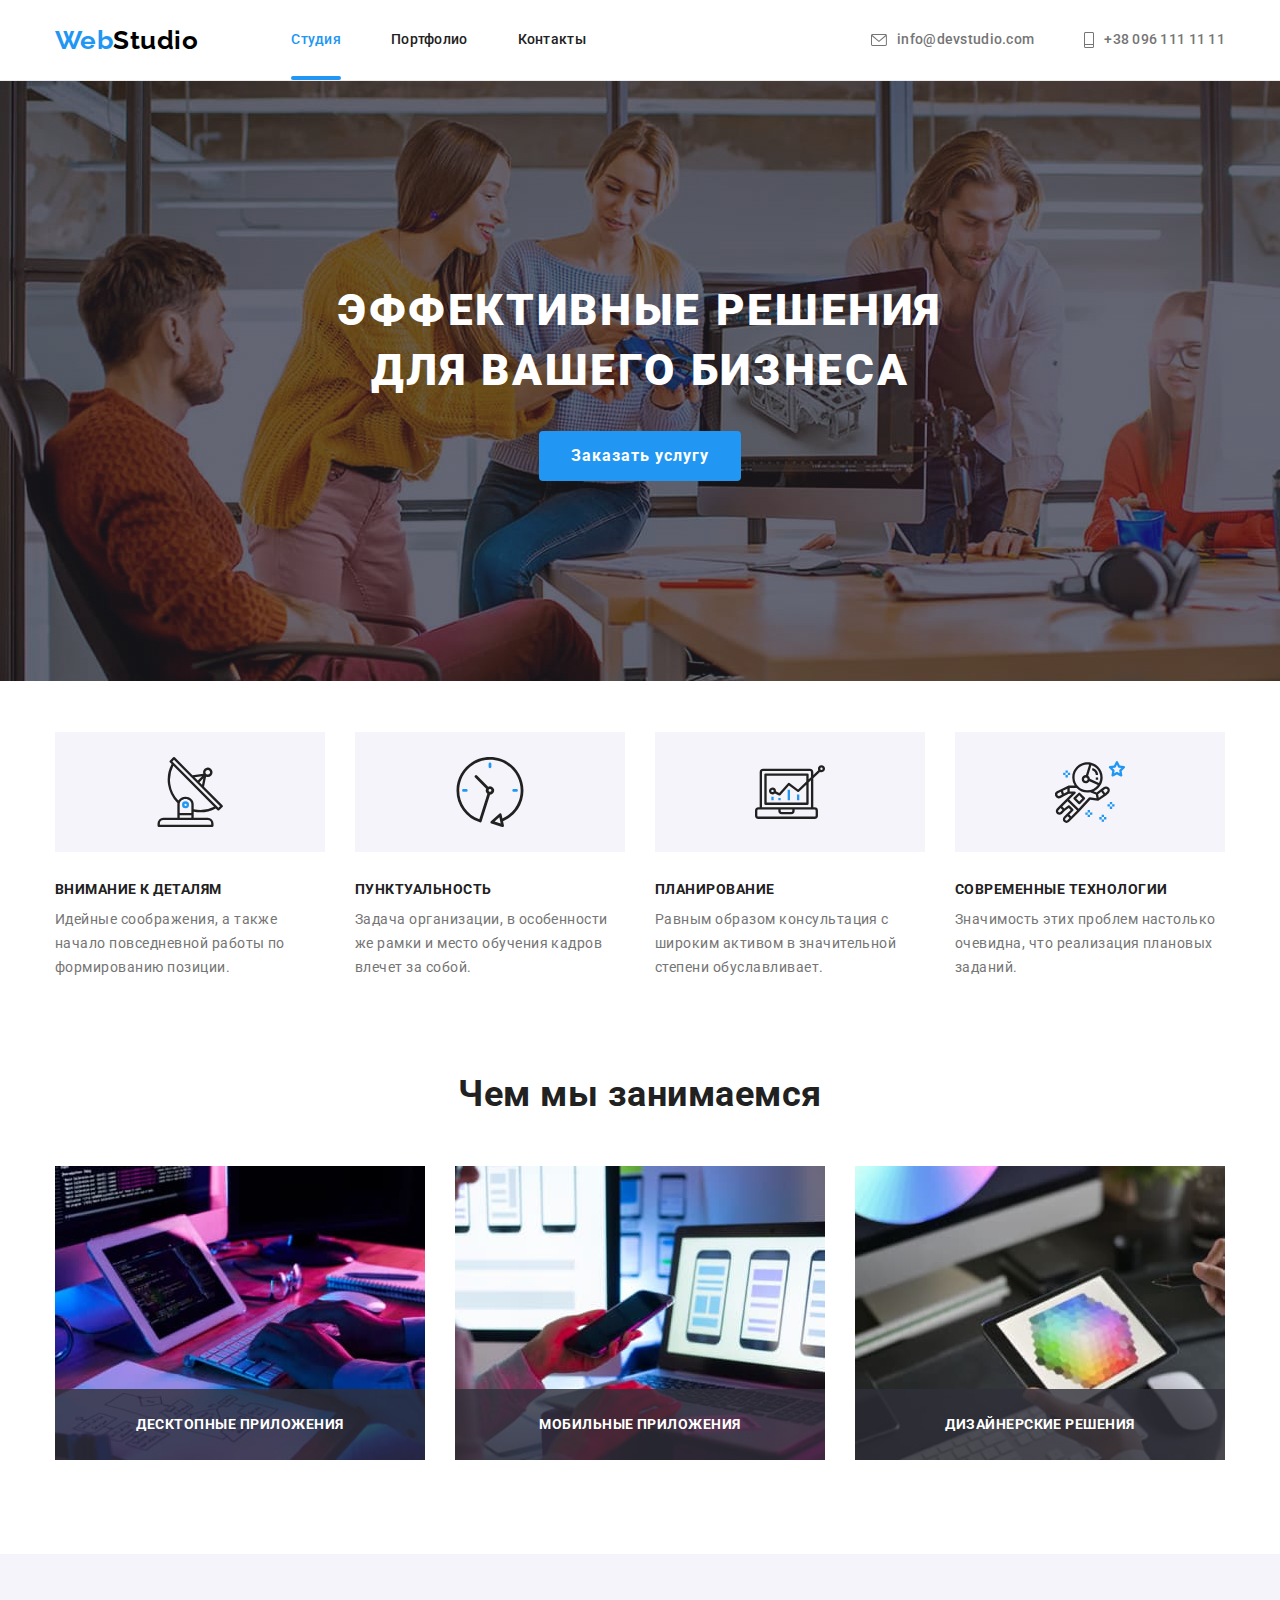
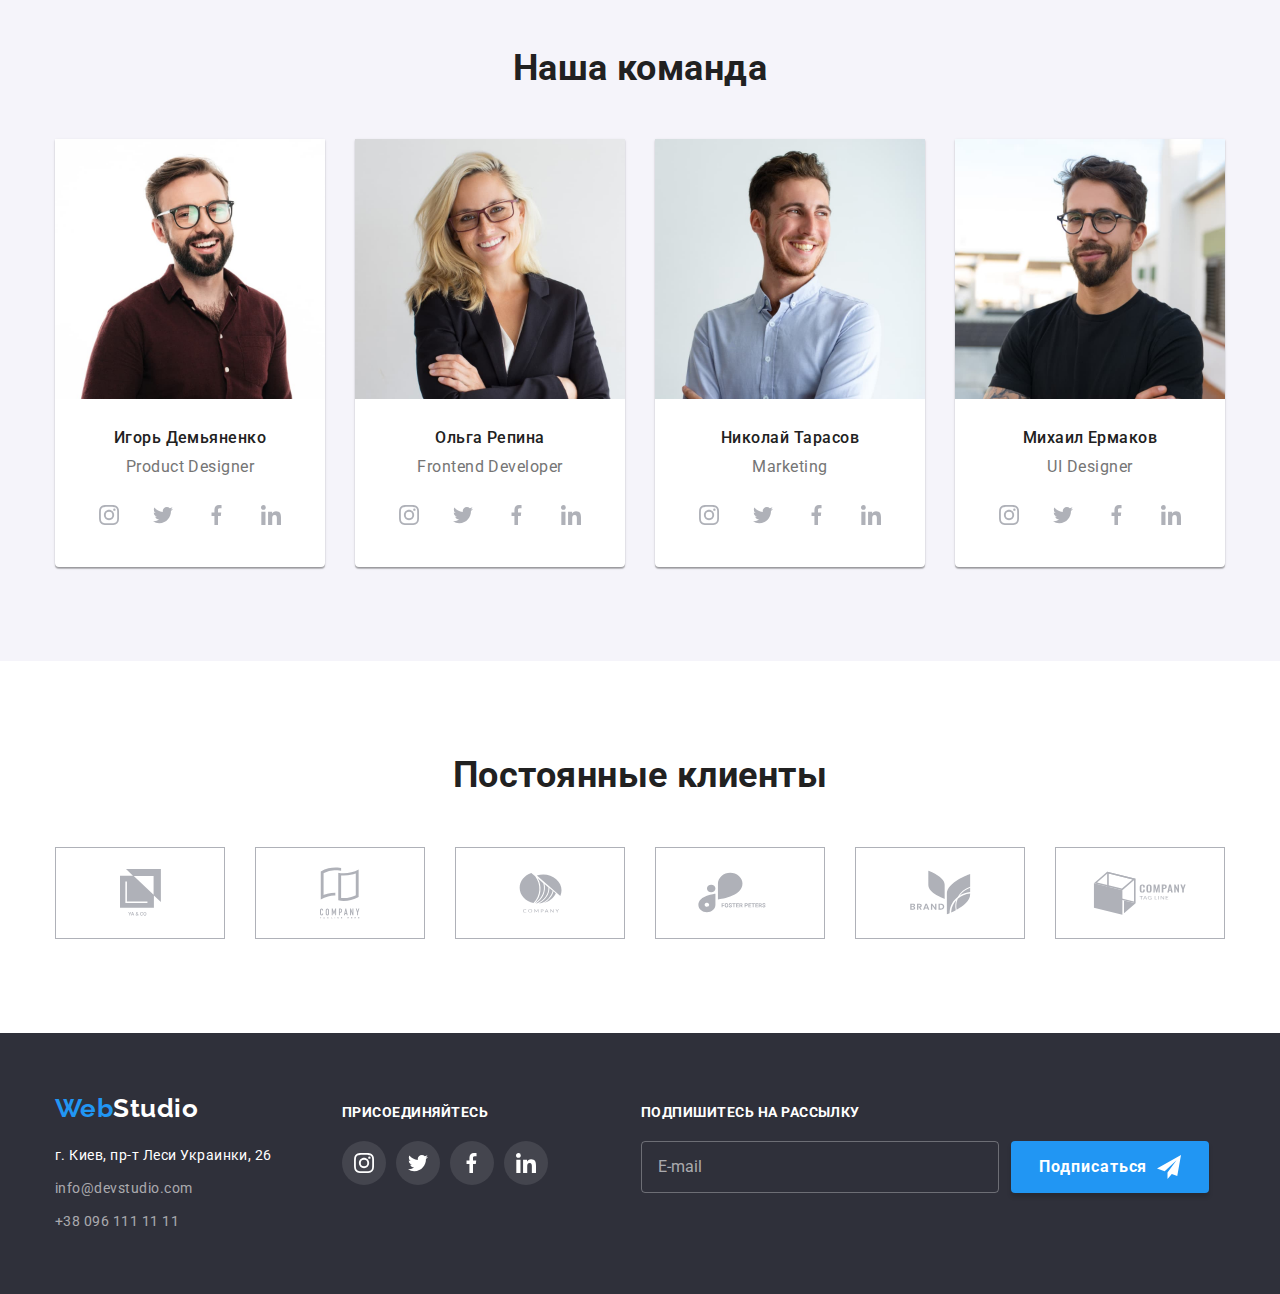
<file: index.html>
<!DOCTYPE html>
<html lang="ru">
  <head>
    <meta charset="UTF-8" />
    <meta http-equiv="X-UA-Compatible" content="IE=edge" />
    <meta name="viewport" content="width=device-width, initial-scale=1.0" />
    <title>WebStudio</title>
    <link rel="preconnect" href="https://fonts.gstatic.com" />
    <link
      href="https://fonts.googleapis.com/css2?family=Raleway:wght@700&family=Roboto:wght@400;500;700;900&display=swap"
      rel="stylesheet"
    />
    <link
      rel="stylesheet"
      href="https://cdnjs.cloudflare.com/ajax/libs/modern-normalize/1.0.0/modern-normalize.min.css"
    />
    <link rel="stylesheet" href="./css/styles.css" />
  </head>

  <body>
    <!--Шапка-->
    <header>
      <div class="container header">
        <nav class="navigation">
          <a href="" lang="en" class="logo link"><span class="logo-first-part">Web</span>Studio</a>
          <ul class="nav-menu link">
            <li class="nav-item">
              <a href="" class="nav-link current link">Студия</a>
            </li>
            <li class="nav-item">
              <a href="./portfolio.html" class="nav-link link">Портфолио</a>
            </li>
            <li class="nav-item">
              <a href="" class="nav-link link">Контакты</a>
            </li>
          </ul>
        </nav>
        <ul class="contact-list link">
          <li class="nav-item">
            <a href="mailto:info@devstudio.com" class="contact-link link">
              <svg class="icon-envelope" width="16" height="12">
                <use href="./images/icons.svg#icon-envelope"></use>
              </svg>
              info@devstudio.com
            </a>
          </li>
          <li class="nav-item">
            <a href="tel:+380961111111" class="contact-link link">
              <svg class="icon-phone" width="10" height="16">
                <use href="./images/icons.svg#icon-phone"></use>
              </svg>
              +38 096 111 11 11
            </a>
          </li>
        </ul>
      </div>
    </header>

    <main>
      <!--Секция для заказа услуг-->
      <section class="hero-section">
        <div class="hero-image">
          <h1 class="main-title">
            Эффективные решения<br />
            для вашего бизнеса
          </h1>
          <button type="button" class="oder-button" data-modal-open>Заказать услугу</button>
        </div>             
      </section>
      <!--Особенности оказания услуг-->
      <section class="section features-padding">
        <div class="container"> 
          <h2 class="section-title hidden">Особенности оказания услуг</h2>
          <ul class="features">
            <li class="feature-item">
              <div class="icon-background">
                <svg class="icon-antenna">
                  <use href="./images/icons.svg#icon-antenna"></use>
                </svg>
              </div>
              <h3 class="features-title">Внимание к деталям</h3>
              <p class="features-discription">
                Идейные соображения, а также начало повседневной работы по формированию позиции.
              </p>
            </li>
            <li class="feature-item">
              <div class="icon-background">
                <svg class="icon-clock">
                  <use href="./images/icons.svg#icon-clock"></use>
                </svg>
              </div>
              <h3 class="features-title">Пунктуальность</h3>
              <p class="features-discription">
                Задача организации, в особенности же рамки и место обучения кадров влечет за собой.
              </p>
            </li>
            <li class="feature-item">
              <div class="icon-background">
                <svg class="icon-diagram">
                  <use href="./images/icons.svg#icon-diagram"></use>
                </svg>
              </div>
              <h3 class="features-title">Планирование</h3>
              <p class="features-discription">
                Равным образом консультация с широким активом в значительной степени обуславливает.
              </p>
            </li>
            <li class="feature-item">
              <div class="icon-background">
                <svg class="icon-astronaut">
                  <use href="./images/icons.svg#icon-astronaut"></use>
                </svg>
              </div>
              <h3 class="features-title">Современные технологии</h3>
              <p class="features-discription">
                Значимость этих проблем настолько очевидна, что реализация плановых заданий.
              </p>
            </li>
          </ul>
        </div>
      </section>
      <!--Перечень услуг-->
      <section class="section no-padding-top">
        <div class="container">
          <h2 class="section-title">Чем мы занимаемся</h2>
          <ul class="images">
            <li class="service-item">
              <img src="./images/box_1.jpg" alt="Человек работает на компьютере" width="370" />
              <h3 class="service-title">Десктопные приложения</h3>
            </li>
            <li class="service-item">
              <img
                src="./images/img.jpg"
                alt="Человек синхронизирует смартфон с ноутбуком"
                width="370"
              />
              <div class="service-title-bg">
                <h3 class="service-title">Мобильные приложения</h3>
              </div>
            </li>
            <li class="service-item">
              <img src="./images/box_3.jpg" alt="Человек выберает палитру на планшете" width="370" />
              <div class="service-title-bg">
                <h3 class="service-title">Дизайнерские решения</h3>
              </div>
            </li>
          </ul>
        </div>  
      </section>
      <!--Сотрудники-->
      <section class="section employees">
        <div class="container">
          <h2 class="section-title">Наша команда</h2>
          <ul class="cards">
            <li class="employee-card">
              <img src="./images/img_(4).jpg" alt="Дизайнер компании" width="270" />
              <div class="employee-card-caption">
                <h3 class="employee-title">Игорь Демьяненко</h3>
                <p  class="employee-text" lang="en">Product Designer</p>
                <ul class="employee-social-links">
                  <li class="social-link-item">
                    <a class="social-link" href="https://www.instagram.com/">
                      <svg class="social-icon">
                        <use href="./images/icons.svg#icon-instagram"></use>
                      </svg>
                    </a>
                  </li>
                  <li class="social-link-item">
                    <a class="social-link" href="">
                      <svg class="social-icon">
                        <use href="./images/icons.svg#icon-twitter"></use>
                      </svg>
                    </a>
                  </li>
                  <li class="social-link-item">
                    <a class="social-link" href="">
                      <svg class="social-icon">
                        <use href="./images/icons.svg#icon-facebook"></use>
                      </svg>
                    </a>
                  </li>
                  <li class="social-link-item">
                    <a class="social-link" href="">
                      <svg class="social-icon">
                        <use href="./images/icons.svg#icon-linkedin"></use>
                      </svg>
                    </a>
                  </li>
                </ul>  
              </div>                          
            </li>
            <li class="employee-card">
              <img src="./images/img_(1)(1).jpg" alt="Frontend разработчик компании" width="270" />
              <div class="employee-card-caption">
                <h3 class="employee-title">Ольга Репина</h3>
                <p  class="employee-text" lang="en">Frontend Developer</p>
                <ul class="employee-social-links">
                  <li class="social-link-item">
                    <a class="social-link" href="https://www.instagram.com/">
                      <svg class="social-icon">
                        <use href="./images/icons.svg#icon-instagram"></use>
                      </svg>
                    </a>
                  </li>
                  <li class="social-link-item">
                    <a class="social-link" href="">
                      <svg class="social-icon">
                        <use href="./images/icons.svg#icon-twitter"></use>
                      </svg>
                    </a>
                  </li>
                  <li class="social-link-item">
                    <a class="social-link" href="">
                      <svg class="social-icon">
                        <use href="./images/icons.svg#icon-facebook"></use>
                      </svg>
                    </a>
                  </li>
                  <li class="social-link-item">
                    <a class="social-link" href="">
                      <svg class="social-icon">
                        <use href="./images/icons.svg#icon-linkedin"></use>
                      </svg>
                    </a>
                  </li>
                </ul>  
              </div>              
            </li>
            <li class="employee-card">
              <img src="./images/img_(2)(1).jpg" alt="Маркетолог компании" width="270" />
              <div class="employee-card-caption">
                <h3 class="employee-title">Николай Тарасов</h3>
                <p  class="employee-text" lang="en">Marketing</p>
                <ul class="employee-social-links">
                  <li class="social-link-item">
                    <a class="social-link" href="https://www.instagram.com/">
                      <svg class="social-icon">
                        <use href="./images/icons.svg#icon-instagram"></use>
                      </svg>
                    </a>
                  </li>
                  <li class="social-link-item">
                    <a class="social-link" href="">
                      <svg class="social-icon">
                        <use href="./images/icons.svg#icon-twitter"></use>
                      </svg>
                    </a>
                  </li>
                  <li class="social-link-item">
                    <a class="social-link" href="">
                      <svg class="social-icon">
                        <use href="./images/icons.svg#icon-facebook"></use>
                      </svg>
                    </a>
                  </li>
                  <li class="social-link-item">
                    <a class="social-link" href="">
                      <svg class="social-icon">
                        <use href="./images/icons.svg#icon-linkedin"></use>
                      </svg>
                    </a>
                  </li>
                </ul>
              </div>              
            </li>
            <li class="employee-card">
              <img src="./images/img_(3)(1).jpg" alt="Дизайнер компании" width="270" />
              <div class="employee-card-caption">
                <h3 class="employee-title">Михаил Ермаков</h3>
                <p  class="employee-text" lang="en">UI Designer</p>
                <ul class="employee-social-links">
                  <li class="social-link-item">
                    <a class="social-link" href="https://www.instagram.com/">
                      <svg class="social-icon">
                        <use href="./images/icons.svg#icon-instagram"></use>
                      </svg>
                    </a>
                  </li>
                  <li class="social-link-item">
                    <a class="social-link" href="">
                      <svg class="social-icon">
                        <use href="./images/icons.svg#icon-twitter"></use>
                      </svg>
                    </a>
                  </li>
                  <li class="social-link-item">
                    <a class="social-link" href="">
                      <svg class="social-icon">
                        <use href="./images/icons.svg#icon-facebook"></use>
                      </svg>
                    </a>
                  </li>
                  <li class="social-link-item">
                    <a class="social-link" href="">
                      <svg class="social-icon">
                        <use href="./images/icons.svg#icon-linkedin"></use>
                      </svg>
                    </a>
                  </li>
                </ul>
              </div>              
            </li>
          </ul>
        </div>  
      </section>
      <section class="section">
        <div class="container">
          <h2 class="section-title">Постоянные клиенты</h2>
          <ul class="clients-list">
            <li class="client-link-item">
              <a class="client-link" href="">
                <svg class="client-icon" width="41" height="47">
                  <use href="./images/icons.svg#icon-client1"></use>
                </svg>
              </a>
            </li>
            <li class="client-link-item">
              <a class="client-link" href="">
                <svg class="client-icon" width="40" height="52">
                  <use href="./images/icons.svg#icon-client2"></use>
                </svg>
              </a>
            </li>
            <li class="client-link-item">
              <a class="client-link" href="">
                <svg class="client-icon" width="43" height="41">
                  <use href="./images/icons.svg#icon-client3"></use>
                </svg>
              </a>
            </li>
            <li class="client-link-item">
              <a class="client-link" href="">
                <svg class="client-icon" width="84" height="41">
                  <use href="./images/icons.svg#icon-client4"></use>
                </svg>
              </a>
            </li>
            <li class="client-link-item">
              <a class="client-link" href="">
                <svg class="client-icon" width="63" height="45">
                  <use href="./images/icons.svg#icon-client5"></use>
                </svg>
              </a>
            </li>
            <li class="client-link-item">
              <a class="client-link" href="">
                <svg class="client-icon" width="94" height="44">
                  <use href="./images/icons.svg#icon-client6"></use>
                </svg>
              </a>
            </li>
          </ul>
        </div>
      </section>
    </main>
    <!--Подвал-->
    <footer>
      <div class="container footer">
        <div class="logo-address-block">
          <a href="" lang="en" class="logo logo-footer link"
            ><span class="logo-first-part">Web</span>Studio</a
          >
          <address class="webstudio-address">
            г. Киев, пр-т Леси Украинки, 26
            <ul class="address-item">
              <li>
                <a href="mailto:info@devstudio.com" class="footer-contacts link">info@devstudio.com</a>
              </li>
              <li class="address-item">
                <a href="tel:+380961111111" class="footer-contacts link">+38 096 111 11 11</a>
              </li>
            </ul>
          </address>
        </div>
        <div class="invitation-block">
          <p class="invitation">присоединяйтесь</p>
          <ul class="footer-social-link-list">
            <li class="footer-social-link-item">
              <a class="footer-social-link" href="https://www.instagram.com/">
                <svg class="social-icon">
                  <use href="./images/icons.svg#icon-instagram"></use>
                </svg>
              </a>
            </li>
            <li class="footer-social-link-item">
              <a class="footer-social-link" href="">
                <svg class="social-icon">
                  <use href="./images/icons.svg#icon-twitter"></use>
                </svg>
              </a>
            </li>
            <li class="footer-social-link-item">
              <a class="footer-social-link" href="">
                <svg class="social-icon">
                  <use href="./images/icons.svg#icon-facebook"></use>
                </svg>
              </a>
            </li>
            <li class="footer-social-link-item">
              <a class="footer-social-link" href="">
                <svg class="social-icon">
                  <use href="./images/icons.svg#icon-linkedin"></use>
                </svg>
              </a>
            </li>
          </ul>
        </div>
        <form class="subscribing-form">
          <label for="email" class="subscribe-text">Подпишитесь на рассылку</label>
          <div class="subscribing-area">            
            <input type="email" name="email" id="email" placeholder="E-mail" class="email-input" required/>   
            <button type="submit" class="subscribe-btn">Подписаться
              <svg class="telegram-icon" width="24" height="24">
                <use href="./images/icons.svg#icon-telegram"></use>
              </svg>
            </button>  
          </div>         
        </form> 
      
      </div>
    </footer>
    <!-- Модальное окно -->
    <div class="backdrop is-hidden" data-modal>
      <div class="modal">
        <button type="button" class="close-modal" data-modal-close>
          <svg class="close-modal-icon" width="11" height="11">
            <use href="./images/icons.svg#close-modal"></use>
          </svg>
        </button>
        <p class="call-back-form-title">Оставьте свои данные, мы вам перезвоним</p>
        <form name="call-back-form" autocomplete="on" class="call-back-form">
          <label class="form-field">
            <span class="label-text">Имя</span>
            <span class="input-with-icon">
              <input class="input-field" type="text" name="user-name" autofocus>
              <svg class="call-back-input-icon">
                <use href="./images/icons.svg#icon-person-black"></use>
              </svg>
            </span>
          </label>
          <label class="form-field">
            <span class="label-text">Телефон</span>
            <span class="input-with-icon">
              <input class="input-field" type="tel" name="phone">
              <svg class="call-back-input-icon">
                <use href="./images/icons.svg#icon-phone-black"></use>
              </svg>
            </span>
          </label>
          <label class="form-field">
            <span class="label-text">Почта</span>
            <span class="input-with-icon">
              <input class="input-field" type="email" name="email">
              <svg class="call-back-input-icon">
                <use href="./images/icons.svg#icon-email-black"></use>
              </svg>
            </span>
         </label>
          <label class="form-field">
            <span class="label-text">Комментарий</span>
            <textarea class="textarea-field" name="comment" placeholder="Введите текст"></textarea>
          </label>
          <label class="agreement-text" for="agreement">
            <input class="checkbox" type="checkbox" name="agreement" value="agreement" id="agreement">  
            <span class="checkbox-icon"></span>
            <span class="checkbox-agreement">
              Соглашаюсь с рассылкой и принимаю 
              <a href="">Условия договора</a>
            </span>
          </label>          
          <button class="call-back-submit-btn" type="submit">Отправить</button>
        </form>
      </div>
    </div>   
    <script src="./js/modal.js"></script>
    
  </body>
</html>
</file>
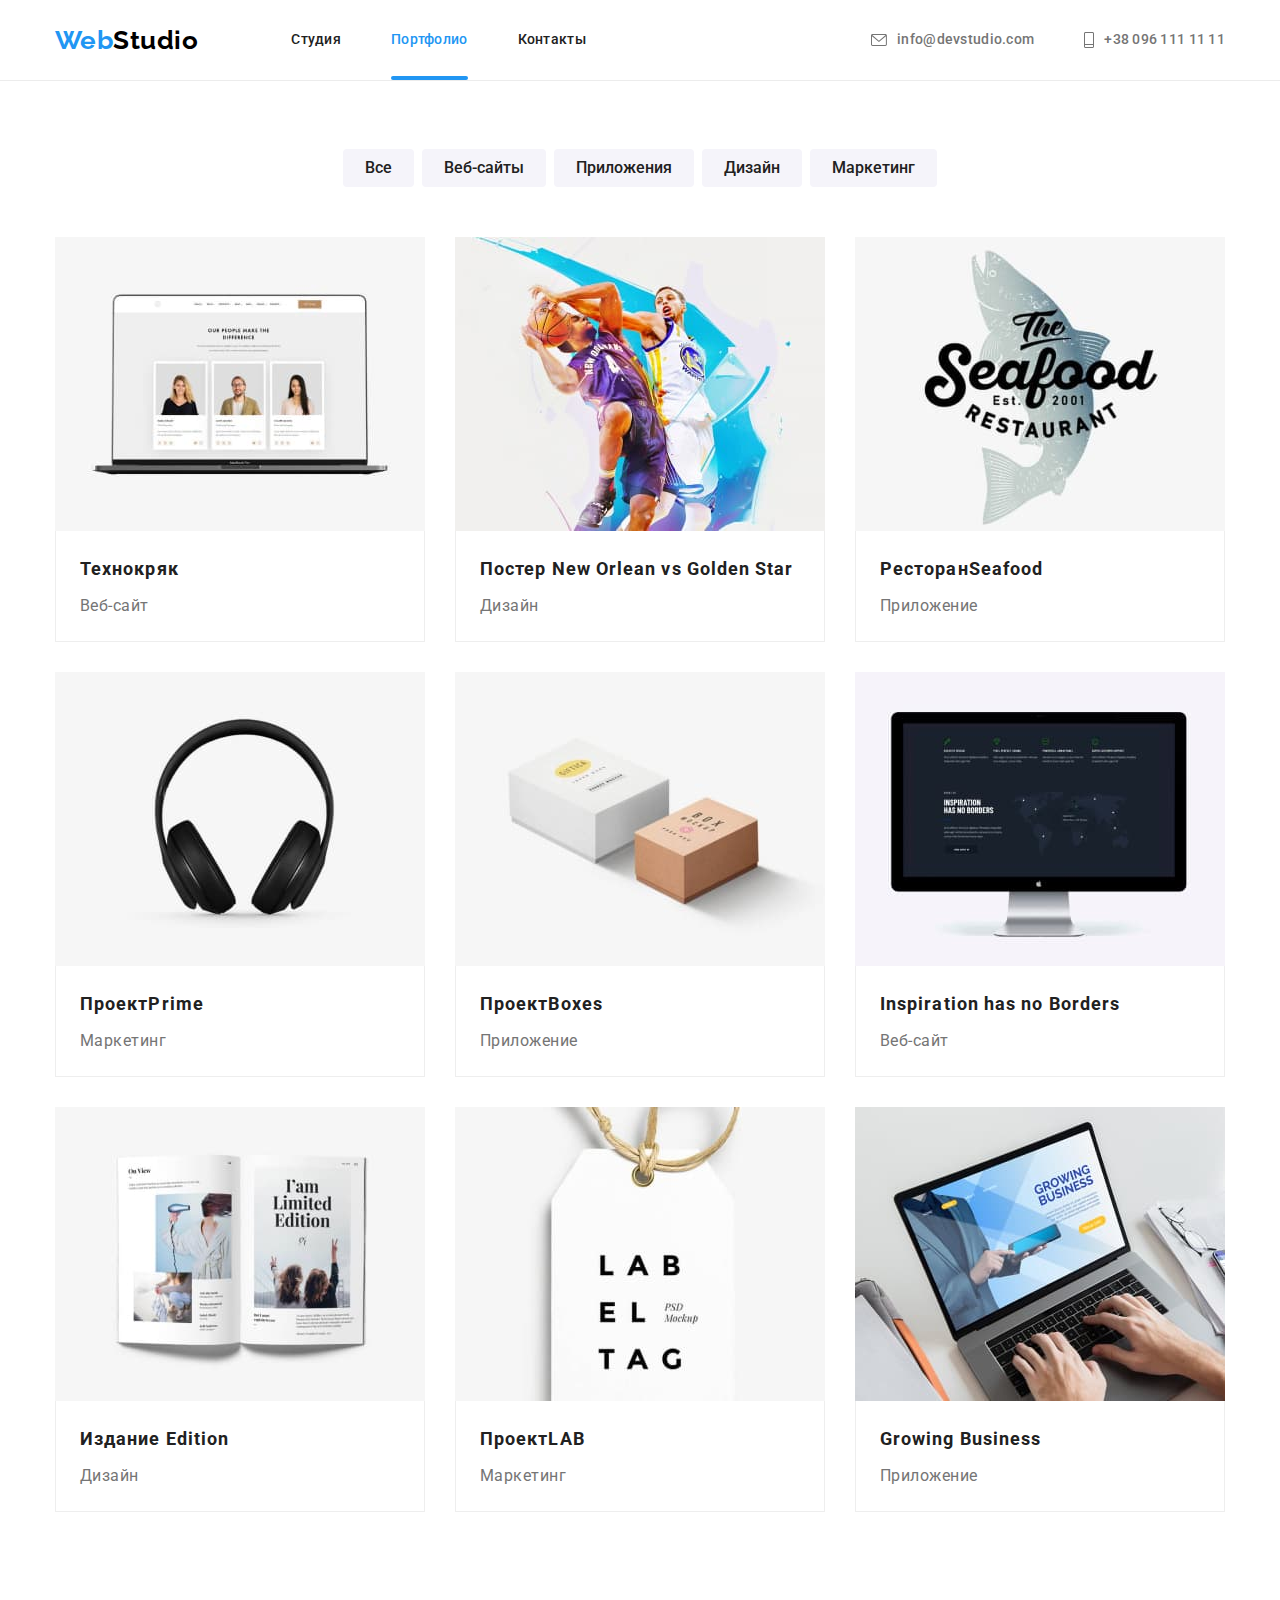
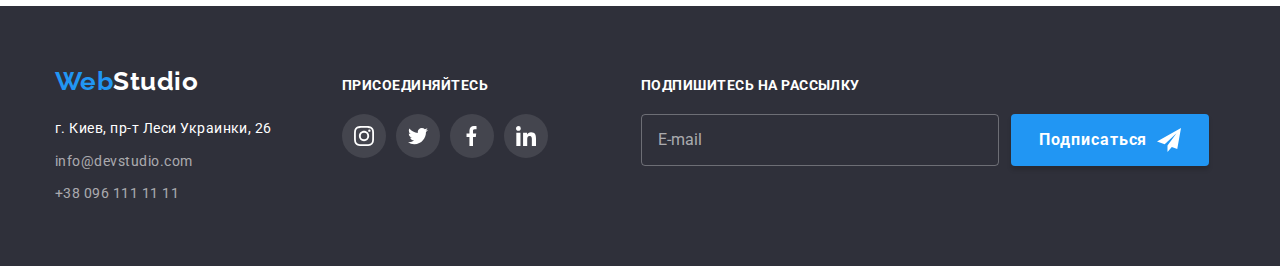
<file: portfolio.html>
<!DOCTYPE html>
<html lang="ru">
<head>
    <meta charset="UTF-8">
    <meta http-equiv="X-UA-Compatible" content="IE=edge">
    <meta name="viewport" content="width=device-width, initial-scale=1.0">
    <title>Портфолио</title>
    <link rel="preconnect" href="https://fonts.gstatic.com">
    <link href="https://fonts.googleapis.com/css2?family=Raleway:wght@700&family=Roboto:wght@400;500;700;900&display=swap"
      rel="stylesheet">
    <link rel="stylesheet" href="https://cdnjs.cloudflare.com/ajax/libs/modern-normalize/1.0.0/modern-normalize.min.css">
    <link rel="stylesheet" href="./css/styles.css">
</head>

<body>
  <!--Шапка-->
  <header>
      <div class="container header">
        <nav class="navigation">
          <a href="" lang="en" class="logo link"><span class="logo-first-part">Web</span>Studio</a>
          <ul class="nav-menu link">
            <li class="nav-item">
              <a href="./index.html" class="nav-link link">Студия</a>
            </li>
            <li class="nav-item">
              <a href="" class="nav-link current link">Портфолио</a>
            </li>
            <li class="nav-item">
              <a href="" class="nav-link link">Контакты</a>
            </li>
          </ul>
        </nav>
        <ul class="contact-list link">
          <li class="nav-item">
            <a href="mailto:info@devstudio.com" class="contact-link link">
              <svg class="icon-envelope" width="16" height="12">
                <use href="./images/icons.svg#icon-envelope"></use>
              </svg>
              info@devstudio.com
            </a>
          </li>
          <li class="nav-item">
            <a href="tel:+380961111111" class="contact-link link">
              <svg class="icon-phone" width="10" height="16">
                <use href="./images/icons.svg#icon-phone"></use>
              </svg>
              +38 096 111 11 11
            </a>
          </li>
        </ul>
      </div>
    </header>
      
  <main>
    <section class="section">
      <div class="container">
        <!--скрыть заголовок-->
        <h1 class="hidden">Наши работы</h1>
        <!--Фильтр работ-->
        <ul class="filtr-button-list">
          <li class="filtr-button-item">
            <button type="button" class="filtr-button">Все</button>
          </li>
          <li class="filtr-button-item">
            <button type="button" class="filtr-button">Веб-сайты</button>
          </li>
          <li class="filtr-button-item">
            <button type="button" class="filtr-button">Приложения</button>
          </li>
          <li class="filtr-button-item">
            <button type="button" class="filtr-button">Дизайн</button>
          </li>
          <li class="filtr-button-item">
            <button type="button" class="filtr-button">Маркетинг</button>
          </li>
        </ul>
        <!--Галерея работ-->
        <ul class="gallery-list">
          <li class="gallery-item">
            <a class="gallery-item-link link" href="">
              <div class="thumb">
                <p class="overlay">Технокряк это современная площадка распространения коронавируса. Компании используют эту платформу для цифрового шпионажа и атак на защищённые сервера конкурентов.</p>
                <img src="./images/website1.jpg" alt="Открытый ноутбук" width=370 height="294">
              </div>
              <div class="cards-caption">
                <h3 class="gallery-title">Технокряк</h3>
                <p class="item-discription">Веб-сайт</p>
              </div>
            </a>  
          </li>
          <li class="gallery-item">
            <a class="gallery-item-link link" href="">
              <div class="thumb">
                <p class="overlay">Технокряк это современная площадка распространения коронавируса. Компании используют эту платформу для цифрового шпионажа и атак на защищённые сервера конкурентов.</p>
                <img src="./images/design1.jpg" alt="Игра в баскетбол" width=370 height="294">
              </div>
              <div class="cards-caption">
                <h3 class="gallery-title">Постер <span lang="en">New Orlean vs Golden Star</span></h3>
                <p class="item-discription">Дизайн</p>
              </div>              
            </a> 
          </li>
          <li class="gallery-item">
            <a class="gallery-item-link link" href="">
              <div class="thumb">
                <p class="overlay">Технокряк это современная площадка распространения коронавируса. Компании используют эту платформу для цифрового шпионажа и атак на защищённые сервера конкурентов.</p>
                <img src="./images/apps-restourant.jpg" alt="Логотип ресторана морепродуктов" width=370 height="294">
              </div>
              <div class="cards-caption">
                <h3 class="gallery-title">Ресторан<span lang="en">Seafood</span></h3>
                <p class="item-discription">Приложение</p>
              </div>              
            </a>
          </li>
          <li class="gallery-item">
            <a class="gallery-item-link link" href="">
              <div class="thumb">
                <p class="overlay">Технокряк это современная площадка распространения коронавируса. Компании используют эту платформу для цифрового шпионажа и атак на защищённые сервера конкурентов.</p>
                <img src="./images/marketing-prime.jpg" alt="Наушники" width=370 height="294">
              </div>
              <div class="cards-caption">
                <h3 class="gallery-title">Проект<span lang="en">Prime</span></h3>
                <p class="item-discription">Маркетинг</p>
              </div>                
            </a> 
          </li>
          <li class="gallery-item">
            <a class="gallery-item-link link" href="">
              <div class="thumb">
                <p class="overlay">Технокряк это современная площадка распространения коронавируса. Компании используют эту платформу для цифрового шпионажа и атак на защищённые сервера конкурентов.</p>
                <img src="./images/apps-boxes.jpg" alt="Две коробки" width=370 height="294">
              </div>
              <div class="cards-caption">
                <h3 class="gallery-title">Проект<span lang="en">Boxes</span></h3>
                <p class="item-discription">Приложение</p>
              </div>              
            </a>  
          </li>
          <li class="gallery-item">
            <a class="gallery-item-link link" href="">
              <div class="thumb">
                <p class="overlay">Технокряк это современная площадка распространения коронавируса. Компании используют эту платформу для цифрового шпионажа и атак на защищённые сервера конкурентов.</p>
                <img src="./images/website2.jpg" alt="Монитор компьютера" width=370 height="294">
              </div>
              <div class="cards-caption">
                <h3 lang="en" class="gallery-title">Inspiration has no Borders</h3>
                <p class="item-discription">Веб-сайт</p>
              </div>              
            </a>  
          </li>
          <li class="gallery-item">
            <a class="gallery-item-link link" href="">
              <div class="thumb">
                <p class="overlay">Технокряк это современная площадка распространения коронавируса. Компании используют эту платформу для цифрового шпионажа и атак на защищённые сервера конкурентов.</p>
                <img src="./images/design2.jpg" alt="Раскрытая книга" width=370 height="294">
              </div>              
              <div class="cards-caption">
                <h3 class="gallery-title">Издание <span lang="en">Edition</span></h3>
                <p class="item-discription">Дизайн</p>
              </div>              
            </a>  
          </li>
          <li class="gallery-item">
            <a class="gallery-item-link link" href="">
              <div class="thumb">
                <p class="overlay">Технокряк это современная площадка распространения коронавируса. Компании используют эту платформу для цифрового шпионажа и атак на защищённые сервера конкурентов.</p>
                <img src="./images/marketing-lab.jpg" alt="Этикетка" width=370 height="294">
              </div>              
              <div class="cards-caption">
                <h3 class="gallery-title">Проект<span lang="en">LAB</span></h3>
                <p class="item-discription">Маркетинг</p>
              </div>              
            </a>  
          </li>
          <li class="gallery-item">
            <a class="gallery-item-link link" href="">
              <div class="thumb">
                <p class="overlay">Технокряк это современная площадка распространения коронавируса. Компании используют эту платформу для цифрового шпионажа и атак на защищённые сервера конкурентов.</p>
                <img src="./images/apps-business.jpg" alt="Человек работает на ноутбуке" width=370 height="294">
              </div>              
              <div class="cards-caption">
                <h3 lang="en" class="gallery-title">Growing Business</h3>
                <p class="item-discription">Приложение</p>
              </div>              
            </a>  
          </li>
        </ul>
      </div>
    </section>
  </main>

  <!--Подвал-->
  <footer>
    <div class="container footer">
      <div class="logo-address-block">
        <a href="" lang="en" class="logo logo-footer link"
          ><span class="logo-first-part">Web</span>Studio</a
        >
        <address class="webstudio-address">
          г. Киев, пр-т Леси Украинки, 26
          <ul class="address-item">
            <li>
              <a href="mailto:info@devstudio.com" class="footer-contacts link">info@devstudio.com</a>
            </li>
            <li class="address-item">
              <a href="tel:+380961111111" class="footer-contacts link">+38 096 111 11 11</a>
            </li>
          </ul>
        </address>
      </div>
      <div class="invitation-block">
        <p class="invitation">присоединяйтесь</p>
        <ul class="footer-social-link-list">
          <li class="footer-social-link-item">
            <a class="footer-social-link" href="https://www.instagram.com/">
              <svg class="social-icon">
                <use href="./images/icons.svg#icon-instagram"></use>
              </svg>
            </a>
          </li>
          <li class="footer-social-link-item">
            <a class="footer-social-link" href="">
              <svg class="social-icon">
                <use href="./images/icons.svg#icon-twitter"></use>
              </svg>
            </a>
          </li>
          <li class="footer-social-link-item">
            <a class="footer-social-link" href="">
              <svg class="social-icon">
                <use href="./images/icons.svg#icon-facebook"></use>
              </svg>
            </a>
          </li>
          <li class="footer-social-link-item">
            <a class="footer-social-link" href="">
              <svg class="social-icon">
                <use href="./images/icons.svg#icon-linkedin"></use>
              </svg>
            </a>
          </li>
        </ul>
      </div>
      <form class="subscribing-form">
        <label for="email" class="subscribe-text">Подпишитесь на рассылку</label>
        <div class="subscribing-area">            
          <input type="email" name="email" id="email" placeholder="E-mail" class="email-input" required/>   
          <button type="submit" class="subscribe-btn">Подписаться
            <svg class="telegram-icon" width="24" height="24">
              <use href="./images/icons.svg#icon-telegram"></use>
            </svg>
          </button>  
        </div>         
      </form>       
    </div>
  </footer>    
</body>
</html>
</file>
<file: css/styles.css>
/*основной цвет текста #757575*/
/*цвет заголовков #212121*/
/*белый #FFFFFF*/
/*акцент #2196F3*/
/*основной цвет фона #FFFFFF*/
/*вторичный цвет фона #F5F4FA*/
/*фон героя и футера #2F303A*/
/*цвет части логотипа #000000*/
/*цвет телефона и мейла в футере rgba(255, 255, 255, 0,6)*/
/*цвет рамки в хедере #ECECEC*/
/*цвет ссылок на соцсети #AFB1B8*/
:root {
  --primery-text-color: #757575;
  --title-color: #212121;
  --white-color: #ffffff;
  --accent: #2196f3;
  --main-background-color: #ffffff;
  --secondary-background-color: #f5f4fa;
  --hero-footer-background: #2f303a;
  --second-part-of-logo: #000000;
  --phone-mail-in-footer: rgba(255, 255, 255, 0.6);
  --header-border: #ececec;
  --cards-border: #eeeeee;
  --social-links-color: #afb1b8;
  --footer-social-links-back: rgba(255, 255, 255, 0.1);
  --services-title-bg: rgba(47, 48, 58, 0.8);
  --overlay-bg: rgba(33, 150, 243, 0.9);
  --backdrop-color: rgba(0, 0, 0, 0.2);
  --action-btn-color: #188CE8;
}

body {
  background-color: var(--main-background-color);
  color: var(--primery-text-color);
  font-family: Roboto, sans-serif;
  letter-spacing: 0.03em;
}

/*Утилиты*/
ul,
p {
  list-style: none;
  margin: 0;
  padding: 0;
}

.link {
  text-decoration: none;
}

h1,
h2,
h3,
h4 {
  margin: 0;
}

img {
  display: block;
}

/*Стилизация шапки*/
.container {
  width: 1200px;
  padding: 0 15px;
  margin-left: auto;
  margin-right: auto;
}

header {
  border-bottom-color: var(--header-border);
  border-bottom-style: solid;
  border-bottom-width: 1px;
}

.header,
.navigation,
.nav-menu,
.contact-list,
.features,
.images,
.cards,
.filtr-button-list,
.gallery-list,
.footer {
  display: flex;
  align-items: center;
}

.logo {
  margin-right: 93px;

  color: var(--second-part-of-logo);
  font-family: Raleway, sans-serif;
  font-weight: 700;
  font-size: 26px;
  line-height: 1.19;
}

.logo-first-part {
  color: var(--accent);
}

.nav-menu .nav-link {
  color: var(--title-color);
  font-weight: 500;
  font-size: 14px;
  line-height: 1.14;
  letter-spacing: 0.02em;

  transition: color 250ms cubic-bezier(0.4, 0, 0.2, 1);
}
.nav-item:not(:last-child) {
  margin-right: 50px;
}

.nav-menu .nav-link:hover,
.nav-menu .nav-link:focus {
  color: var(--accent);
}

.nav-menu .nav-link.current {
  color: var(--accent);
  padding-bottom: 0;
}

.nav-link {
  display: block;
  padding: 32px 0;
}

.nav-link.current::after {
  display: block;
  content: ' ';
  height: 4px;
  margin-top: 28px;
  background-color: var(--accent);
  border-radius: 2px;
}

.contact-list {
  margin-left: auto;
}

.contact-link {
  display: flex;
  padding: 32px 0;
  align-items: center;

  color: var(--primery-text-color);
  font-weight: 500;
  font-size: 14px;
  line-height: 1.14;
  letter-spacing: 0.02em;

  transition: color 250ms cubic-bezier(0.4, 0, 0.2, 1);
}
.contact-link:hover,
.contact-link:focus {
  color: var(--accent);
}

.icon-envelope,
.icon-phone {
  margin-right: 10px;
  fill: currentColor;
}

/*Секция для заказа услуг*/
.hero-section {
  text-align: center;
}

.main-title {
  margin: 0 auto 30px;

  color: var(--white-color);
  font-weight: 900;
  font-size: 44px;
  line-height: 1.36;
  text-align: center;
  letter-spacing: 0.06em;
  text-transform: uppercase;
}

.section {
  padding-top: 94px;
  padding-bottom: 94px;
}

.no-padding-top {
  padding-top: 0;
}

.oder-button {
  padding: 10px 32px;
  margin-left: auto;
  margin-right: auto;
  border-radius: 4px;
  border: none;

  color: var(--white-color);
  background-color: var(--accent);
  font-family: inherit;
  font-weight: 700;
  font-size: 16px;
  line-height: 1.87;
  text-align: center;
  letter-spacing: 0.06em;
  cursor: pointer;
}

.oder-button:active,
.subscribe-btn:active,
.call-back-submit-btn:active {
  background-color: var(--action-btn-color);
}
.hero-image {
  padding: 200px 0;
  margin-left: auto;
  margin-right: auto;
  max-width: 1600px;
  height: 600px;
  background-color: var(--hero-footer-background);
  background-image: linear-gradient(to right, rgba(47, 48, 58, 0.4), rgba(47, 48, 58, 0.4)),
    url(../images/hero.jpg);
}

/*Особенности оказания услуг*/
.features-padding {
  padding-top: 91px;
}
.features {
  margin-top: -40px;
}
.feature-item {
  width: 270px;
}
.feature-item:not(:last-child) {
  margin-right: 30px;
}

.features-title {
  margin-top: 30px;
  margin-bottom: 10px;

  color: var(--title-color);
  font-weight: 700;
  font-size: 14px;
  line-height: 1.14;
  text-transform: uppercase;
}

.features-discription {
  font-size: 14px;
  line-height: 1.71;
}

.section-title {
  margin-bottom: 50px;

  color: var(--title-color);
  font-weight: 700;
  font-size: 36px;
  line-height: 1.16;
  text-align: center;
}
/*Скрытый заголовок*/
.hidden {
  position: absolute;
  width: 1px;
  height: 1px;
  margin: -1px;
  border: 0;
  padding: 0;

  white-space: nowrap;
  clip-path: inset(100%);
  clip: rect(0 0 0 0);
  overflow: hidden;
}

.icon-antenna,
.icon-clock,
.icon-diagram,
.icon-astronaut {
  width: 70px;
  height: 70px;
}

.icon-background {
  height: 120px;
  display: flex;
  justify-content: center;
  align-items: center;
  background-color: var(--secondary-background-color);
}

/*Секция чем мы занимаемся*/
.images {
  justify-content: space-between;
}

.service-item {
  position: relative;
}

.service-title {
  position: absolute;
  bottom: 0;
  width: 370px;
  padding-top: 27px;
  padding-bottom: 27px;
  text-align: center;

  font-size: 14px;
  line-height: 1.17;
  text-transform: uppercase;
  color: var(--white-color);
  background-color: var(--services-title-bg);
}

/*Сотрудники*/

.employees {
  background-color: var(--secondary-background-color);
}

.employee-card:not(:last-child) {
  margin-right: 30px;
}

.employee-card-caption {
  padding-top: 30px;
  padding-bottom: 30px;
  text-align: center;
}

.employee-card {
  width: 270px;

  background-color: var(--white-color);
  font-size: 16px;
  line-height: 1.18;
  box-shadow: 0px 2px 1px 0px rgba(0, 0, 0, 0.2), 0px 1px 1px 0px rgba(0, 0, 0, 0.14),
    0px 1px 3px 0px rgba(0, 0, 0, 0.12);
  border-radius: 0px 0px 4px 4px;
}

.employee-title {
  margin-bottom: 10px;
  color: var(--title-color);
  font-weight: 500;
  font-size: 16px;
  line-height: 1.18;
}

.employee-text {
  margin-bottom: 16px;
}

.employee-social-links {
  display: flex;
  justify-content: center;
}

.social-icon {
  width: 20px;
  height: 20px;
  fill: currentColor;
}

.social-link {
  display: flex;
  width: 44px;
  height: 44px;
  justify-content: center;
  align-items: center;

  color: var(--social-links-color);
  border-radius: 50%;

  transition: color 250ms cubic-bezier(0.4, 0, 0.2, 1),
    background-color 250ms cubic-bezier(0.4, 0, 0.2, 1);
}

.social-link:hover,
.social-link:focus {
  color: var(--white-color);
  background-color: var(--accent);
  border-radius: 50%;
}

.social-link-item:not(:last-child) {
  margin-right: 10px;
}

.clients-list {
  display: flex;
  justify-content: center;
}

.client-link {
  display: flex;
  width: 170px;
  height: 92px;
  justify-content: center;
  align-items: center;

  color: var(--social-links-color);
  border: 1px solid var(--social-links-color);

  transition: color 250ms cubic-bezier(0.4, 0, 0.2, 1), border 250ms cubic-bezier(0.4, 0, 0.2, 1);
}

.client-link:hover,
.client-link:focus {
  color: var(--accent);
  border: 1px solid var(--accent);
}

.client-link-item:not(:last-child) {
  margin-right: 30px;
}

.client-icon {
  fill: currentColor;
}

footer {
  background-color: var(--hero-footer-background);
}

footer > .container {
  padding-top: 60px;
  padding-bottom: 60px;
  margin-right: auto;
}

.footer {
  align-items: baseline;
}

.logo-footer {
  margin-right: 0;
  color: var(--white-color);
}

.webstudio-address {
  margin-top: 20px;
  color: var(--white-color);
  font-style: normal;
  font-size: 14px;
  line-height: 1.71;
}

.address-item {
  margin-top: 9px;
}

.logo-address-block {
  margin-right: 70px;
}
.footer-contacts {
  color: var(--phone-mail-in-footer);
  transition: color 250ms cubic-bezier(0.4, 0, 0.2, 1);
}
.footer-contacts:hover,
.footer-contacts:focus {
  color: var(--accent);
}

.invitation,
.subscribe-text {
  margin-bottom: 20px;
  color: var(--white-color);
  font-weight: 700;
  font-size: 14px;
  line-height: 1.14;
  text-transform: uppercase;
}

.footer-social-link-list {
  display: flex;
}

.footer-social-link {
  display: flex;
  width: 44px;
  height: 44px;
  justify-content: center;
  align-items: center;
  color: var(--white-color);
  background-color: var(--footer-social-links-back);
  border-radius: 50%;

  transition: background-color 250ms cubic-bezier(0.4, 0, 0.2, 1);
}

.footer-social-link:hover,
.footer-social-link:focus {
  background-color: var(--accent);
  border-radius: 50%;
}

.footer-social-link-item:not(:last-child) {
  margin-right: 10px;
}

.invitation-block {
  margin-right: 93px;
}

.subscribing-form {
  display: flex;
  flex-direction: column;
}

.subscribing-area {
  display: flex;
}

.email-input {
  padding: 15px 16px;
  width: 358px;
  margin-right: 12px;

  color: var(--phone-mail-in-footer);
  background-color: transparent;
  font-size: 16px;
  line-height: 1.25;
  border: 1px solid rgba(255, 255, 255, 0.3);
  border-radius: 4px;
}

.email-input::placeholder {
  color: var(--phone-mail-in-footer);
}
.subscribe-btn {
  display: flex;
  align-items: center;
  padding: 10px 28px;

  background-color: var(--accent);
  color: var(--white-color);
  font-weight: 700;
  font-size: 16px;
  line-height: 1.87;
  letter-spacing: 0.06em;
  border: none;
  box-shadow: 0px 4px 4px rgba(0, 0, 0, 0.15);
  border-radius: 4px;
  cursor: pointer;
}

.telegram-icon {
  margin-left: 10px;
  fill: var(--white-color);
}

/*==============Портфолио================*/

.filtr-button-list {
  justify-content: center;
  margin-top: -26px;
}

.filtr-button {
  padding: 6px 22px;

  color: var(--title-color);
  background-color: var(--secondary-background-color);
  font-family: inherit;
  font-weight: 500;
  font-size: 16px;
  line-height: 1.62;
  cursor: pointer;
  border: none;
  border-radius: 4px;

  transition: background-color 250ms cubic-bezier(0.4, 0, 0.2, 1),
    color 250ms cubic-bezier(0.4, 0, 0.2, 1), box-shadow 250ms cubic-bezier(0.4, 0, 0.2, 1);
}

.filtr-button:hover,
.filtr-button:focus {
  color: var(--white-color);
  background-color: var(--accent);
  box-shadow: 0px 2px 2px 0px rgba(0, 0, 0, 0.12), 0px 1px 2px 0px rgba(0, 0, 0, 0.08),
    0px 3px 1px 0px rgba(0, 0, 0, 0.1);
}

.filtr-button-item:not(:last-child) {
  margin-right: 8px;
}

.gallery-list {
  flex-wrap: wrap;
  margin-top: 50px;
  margin-right: -30px;
  margin-bottom: -30px;
}

.gallery-item {
  width: 370px;
  margin-right: 30px;
  margin-bottom: 30px;

  transition: box-shadow 250ms cubic-bezier(0.4, 0, 0.2, 1);
}

.gallery-item:hover,
.gallery-item:focus {
  box-shadow: 1px 4px 6px 0px rgba(0, 0, 0, 0.16), 0px 4px 4px 0px rgba(0, 0, 0, 0.06),
    0px 1px 1px 0px rgba(0, 0, 0, 0.12);
}

.gallery-title {
  margin-bottom: 4px;

  color: var(--title-color);
  font-weight: 700;
  font-size: 18px;
  line-height: 2;
  letter-spacing: 0.06em;
}

.item-discription {
  color: var(--primery-text-color);
  font-size: 16px;
  line-height: 1.87;
}

.cards-caption {
  padding-top: 20px;
  padding-bottom: 20px;
  padding-left: 24px;

  border-right: 1px solid;
  border-bottom: 1px solid;
  border-left: 1px solid;
  border-color: var(--cards-border);
}

/* ======Оверлей====== */
.thumb {
  position: relative;
  overflow: hidden;
}
.overlay {
  position: absolute;
  transform: translateY(100%);

  width: 100%;
  height: 100%;
  padding: 63px 24px;
  background-color: var(--overlay-bg);

  font-size: 18px;
  line-height: 1.56;
  color: var(--white-color);

  transition: transform 250ms cubic-bezier(0.4, 0, 0.2, 1);
}

.gallery-item-link:hover .overlay,
.gallery-item-link:focus .overlay {
  transform: translateY(0%);
}

/* =======Модальное окно======= */
.backdrop {
  position: fixed;
  top: 0;
  left: 0;
  width: 100%;
  height: 100%;
  z-index: 100;
  transform: scale(1);

  background-color: var(--backdrop-color);
  transition: opacity 250ms linear, visibility 250ms linear, transform 250ms linear;
}

.backdrop.is-hidden {
  visibility: hidden;
  opacity: 0;
  pointer-events: none;
  transform: scale(2);
}

.modal {
  position: absolute;
  top: 50%;
  left: 50%;
  transform: translate(-50%, -50%);
  padding: 40px;

  width: 528px;
  height: 581px;

  background-color: var(--white-color);
  box-shadow: 0px 1px 3px rgba(0, 0, 0, 0.12), 0px 1px 1px rgba(0, 0, 0, 0.14),
    0px 2px 1px rgba(0, 0, 0, 0.2);
  border-radius: 4px;
}

.close-modal {
  position: absolute;
  top: 8px;
  right: 8px;

  width: 30px;
  height: 30px;
  padding: 0;

  border: 1px solid rgba(0, 0, 0, 0.1);
  border-radius: 50%;
  background-color: transparent;
  cursor: pointer;
}

.close-modal-icon {
  transition: fill 250ms cubic-bezier(0.4, 0, 0.2, 1);
}
.close-modal:hover .close-modal-icon,
.close-modal:focus .close-modal-icon {
  fill: var(--accent);
}

.call-back-form {
  display: block;
}

.call-back-form-title {
  margin-bottom: 12px;
  font-weight: 700;
  font-size: 20px;
  line-height: 1.15;
  text-align: center;
  color: var(--title-color);
}

.form-field {
  position: relative;
  display: flex;
  flex-direction: column;
  margin-bottom: 10px;
}

.form-field:focus-within .input-field,
.form-field:focus-within .textarea-field {
  outline: none;
  border-color: var(--accent);
}

.form-field:focus-within .call-back-input-icon {
  fill: var(--accent);
}

.label-text {
  margin-bottom: 4px;
  font-size: 12px;
  line-height: 1.17;
  letter-spacing: 0.01em;
}

.input-field,
.textarea-field {
  width: 100%;
  height: 40px;
  padding-left: 42px;
  border: 1px solid rgba(33, 33, 33, 0.2);
  border-radius: 4px;

  transition: border-color 250ms cubic-bezier(0.4, 0, 0.2, 1);
}

.input-with-icon {
  position: relative;
}

.call-back-input-icon {
  position: absolute;
  top: 50%;
  left: 12px;
  transform: translateY(-50%);

  width: 18px;
  height: 18px;
  fill: var(--title-color);
  background-color: transparent;

  transition: fill 250ms cubic-bezier(0.4, 0, 0.2, 1);
}

.textarea-field {
  width: 100%;
  height: 120px;
  padding: 12px 16px;
  margin-bottom: 20px;
  resize: none;
}
.textarea-field::placeholder {
  font-family: inherit;
  font-size: 12px;
  line-height: 1.17;
  letter-spacing: 0.01em;
  color: rgba(117, 117, 117, 0.5);
}

.checkbox-icon {
  display: inline-block;
  vertical-align: middle;
  width: 16px;
  height: 15px;
  margin-right: 7px;
  border: 2px solid var(--title-color);
  border-radius: 2px;

  transition: background-color 250ms cubic-bezier(0.4, 0, 0.2, 1),
  background-image 250ms cubic-bezier(0.4, 0, 0.2, 1),
  border 250ms cubic-bezier(0.4, 0, 0.2, 1);
}

.checkbox:checked~.checkbox-icon {
  background-color: var(--accent);
  background-image: url(../images/checked.svg);
  background-size: contain;
  background-repeat: no-repeat;
  border: var(--accent);
  background-origin: border-box;
}

.checkbox-agreement {
  vertical-align: middle;
}

.checkbox {
  -webkit-appearance:none;
  -moz-appearance:none;
  appearance:none;

  position: absolute;
}

.agreement-text {
  display: block;
  margin-left: 12px;
  margin-bottom: 30px;
  font-size: 14px;
  line-height: 1.71;
}

.agreement-text > a {
  color: var(--accent);
}

.call-back-submit-btn {
  display: block;
  margin-left: auto;
  margin-right: auto;
  padding: 10px 55px;

  color: var(--white-color);
  background-color: var(--accent);
  font-family: inherit;
  font-weight: 700;
  font-size: 16px;
  line-height: 1.88;
  text-align: center;
  letter-spacing: 0.06em;

  border-radius: 4px;
  border: none;
  box-shadow: 0px 4px 4px rgba(0, 0, 0, 0.15);
  cursor: pointer;
}
</file>
